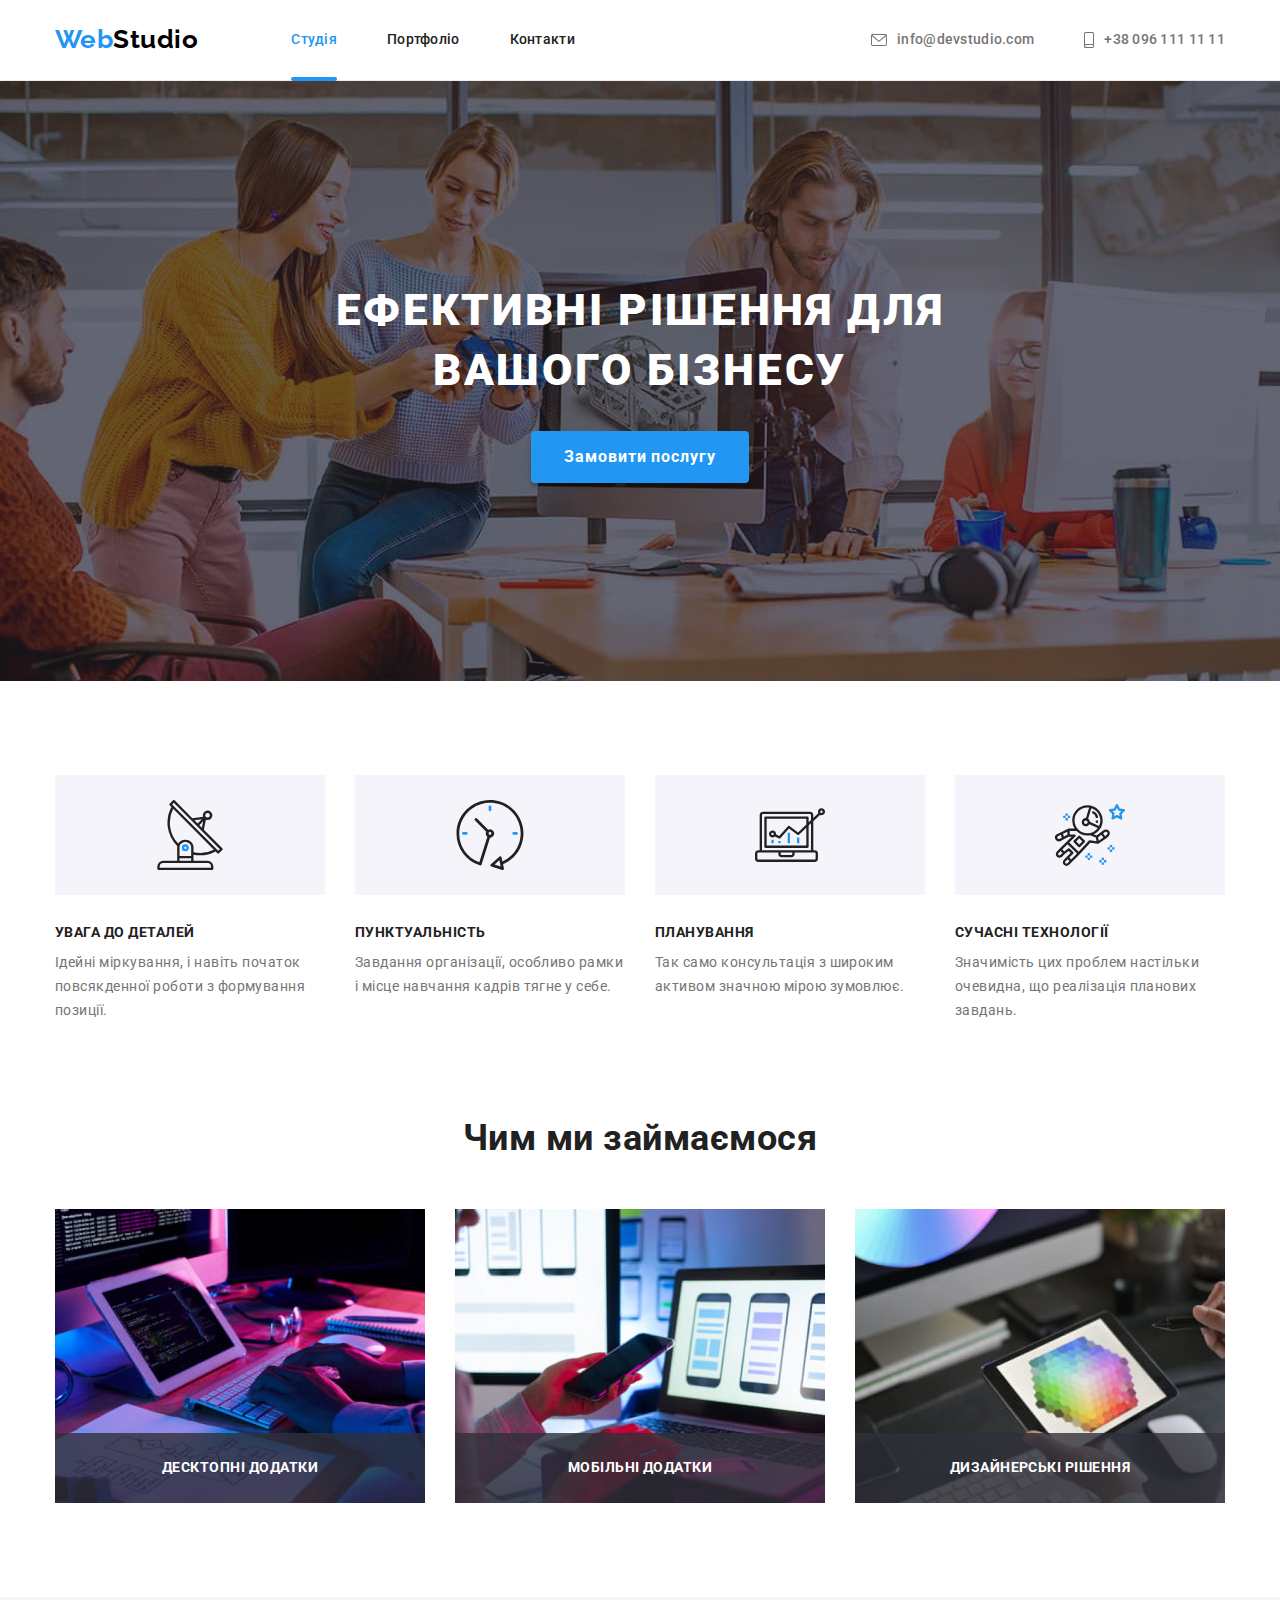
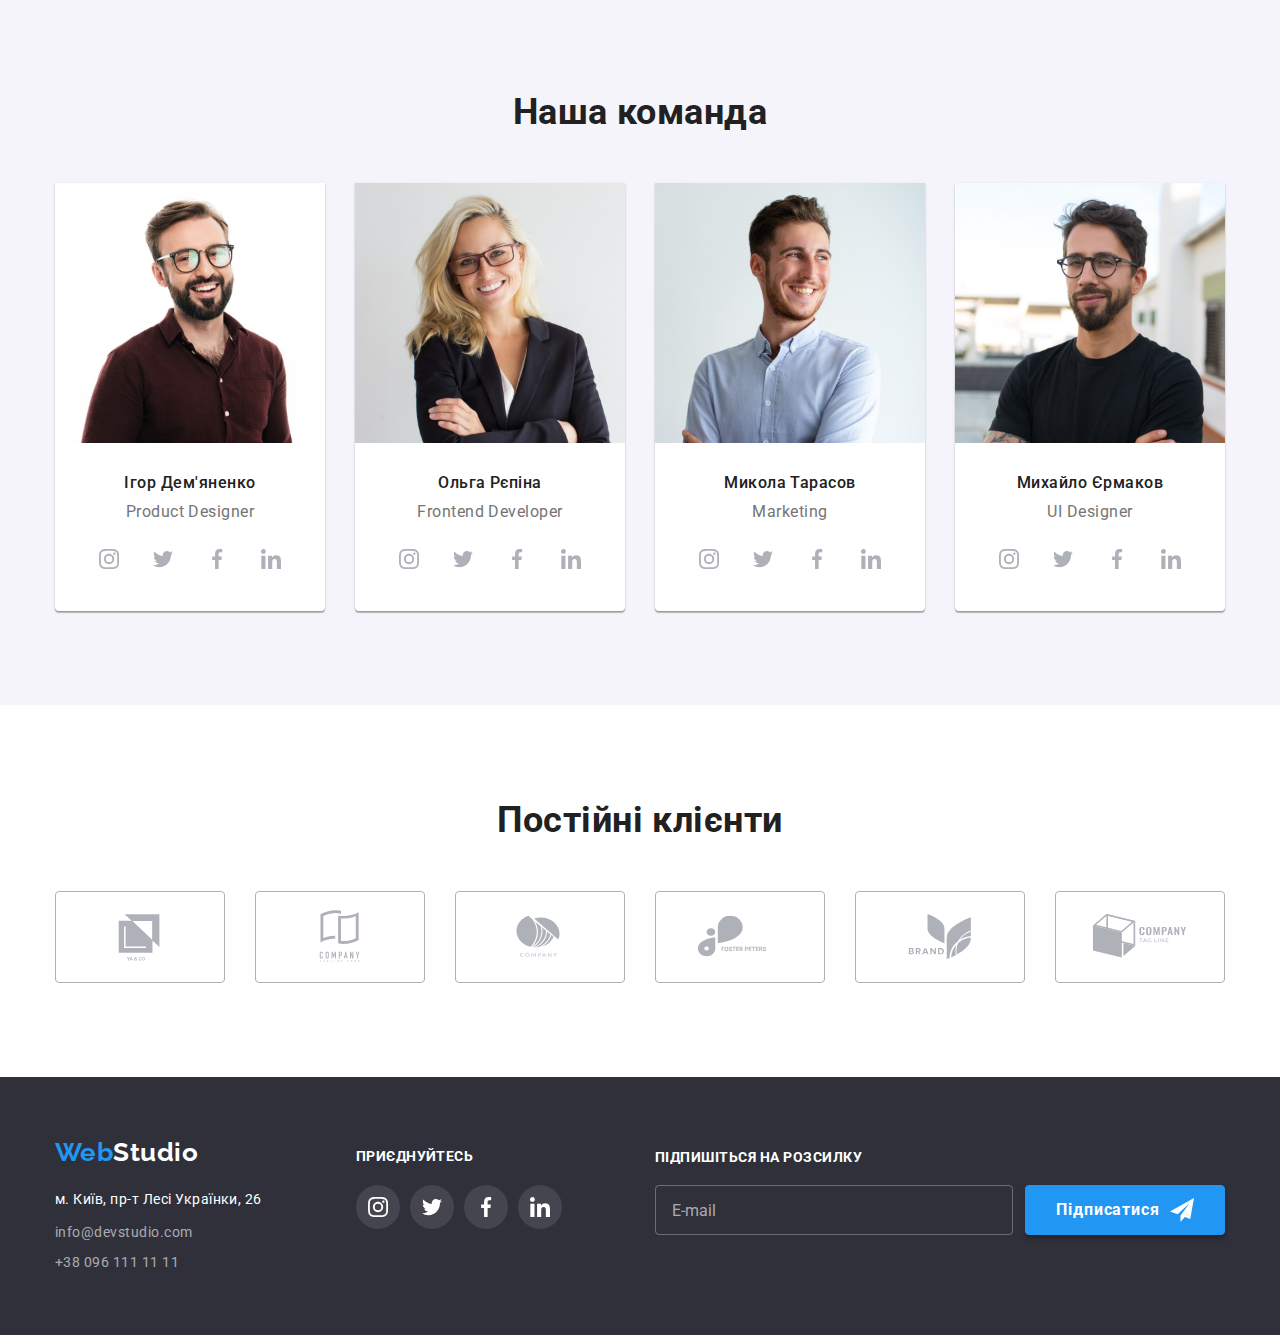
<file: index.html>
<!DOCTYPE html>
<html lang="uk">
  <head>
    <meta charset="UTF-8" />
    <meta http-equiv="X-UA-Compatible" content="IE=edge" />
    <meta name="viewport" content="width=device-width, initial-scale=1.0" />
    <title>Студія</title>
    <link rel="preconnect" href="https://fonts.googleapis.com" />
    <link rel="preconnect" href="https://fonts.gstatic.com" crossorigin />
    <link
      href="https://fonts.googleapis.com/css2?family=Raleway:wght@700&family=Roboto:wght@400;500;700;900&display=swap"
      rel="stylesheet"
    />
    <link
      rel="stylesheet"
      href="https://cdnjs.cloudflare.com/ajax/libs/modern-normalize/1.1.0/modern-normalize.min.css"
    />
    <link rel="stylesheet" href="./css/main.min.css" />
  </head>
  <body>
    <!-- Шапка -->
    <header class="header">
      <div class="container header__wrapper">
        <a href="./index.html" class="link logo header__logo"
          >Web<span class="header__logo--inverse">Studio</span></a
        >
        <nav class="nav">
          <ul class="list nav__list">
            <li class="nav__item">
              <a href="#" class="link nav__link nav__link--current">Студія</a>
            </li>
            <li class="nav__item">
              <a href="./portfolio.html" class="link nav__link">Портфоліо</a>
            </li>
            <li class="nav__item">
              <a href="#" class="link nav__link">Контакти</a>
            </li>
          </ul>
        </nav>

        <ul class="list contacts">
          <li class="contacts__item">
            <a href="mailto:info@devstudio.com" class="link contacts__link">
              <svg class="contacts__icon" width="16" height="12">
                <use href="./images/icons.svg#email"></use>
              </svg>
              info@devstudio.com</a
            >
          </li>
          <li class="contacts__item">
            <a href="tel:+380961111111" class="link contacts__link">
              <svg class="contacts__icon" width="10" height="16">
                <use href="./images/icons.svg#phone"></use>
              </svg>
              +38 096 111 11 11</a
            >
          </li>
        </ul>
      </div>
    </header>
    <!-- Основна частина -->
    <main>
      <!-- Герой -->
      <section class="hero">
        <div class="container">
          <h1 class="hero__title">ЕФЕКТИВНІ РІШЕННЯ ДЛЯ ВАШОГО БІЗНЕСУ</h1>
          <button type="button" class="button hero-button" data-modal-open>
            Замовити послугу
          </button>
          <div class="backdrop backdrop--hidden" data-modal>
            <div class="modal">
              <button class="button modal-button" data-modal-close>
                <svg class="modal-button__icon" width="18" height="18">
                  <use href="./images/icons.svg#close"></use>
                </svg>
              </button>

              <div class="user-data">
                <b class="user-data__text"
                  >Залиште свої дані, ми вам передзвонимо</b
                >
                <form class="form-modal">
                  <label class="form-modal__field">
                    <span class="form-modal__label">Ім'я</span>
                    <span class="form-modal__wrapper">
                      <input
                        class="form-modal__input"
                        type="text"
                        name="user-name"
                      />
                      <svg class="form-modal__icon" width="18" height="18">
                        <use href="./images/icons.svg#user-name"></use>
                      </svg>
                    </span>
                  </label>

                  <label class="form-modal__field">
                    <span class="form-modal__label">Телефон</span>
                    <span class="form-modal__wrapper">
                      <input
                        class="form-modal__input"
                        type="tel"
                        name="user-tel"
                      />
                      <svg class="form-modal__icon" width="18" height="18">
                        <use href="./images/icons.svg#user-tel"></use>
                      </svg>
                    </span>
                  </label>

                  <label class="form-modal__field">
                    <span class="form-modal__label">Пошта</span>
                    <span class="form-modal__wrapper">
                      <input
                        class="form-modal__input"
                        type="email"
                        name="user-mail"
                      />
                      <svg class="form-modal__icon" width="18" height="18">
                        <use href="./images/icons.svg#user-mail"></use>
                      </svg>
                    </span>
                  </label>

                  <label class="form-modal__field">
                    <span class="form-modal__label">Коментар</span>
                    <textarea
                      class="form-modal__input form-modal__textarea"
                      name="user-message"
                      placeholder="Введіть текст"
                    ></textarea>
                  </label>

                  <label class="form-modal__policy policy-field">
                    <input
                      class="visually-hidden policy-field__input"
                      type="checkbox"
                      name="policy"
                    />
                    <span class="policy-field__wrapper">
                      <svg class="policy-field__icon" width="16" height="15">
                        <use href="./images/icons.svg#agree"></use>
                      </svg>
                    </span>
                    <span class="policy-field__label"
                      >Погоджуюся з розсилкою та приймаю
                      <a href="#" class="policy-field__link"
                        >Умови договору</a
                      ></span
                    >
                  </label>

                  <button type="submit" class="button form-button">
                    Відправити
                  </button>
                </form>
              </div>
            </div>
          </div>
        </div>
      </section>
      <!-- Особливості -->
      <section class="features section">
        <div class="container">
          <h2 class="visually-hidden">Особливості</h2>
          <ul class="list features__list">
            <li class="features__item item-features">
              <div class="item-features__wrapper">
                <svg class="item-features__icon" width="70" height="70">
                  <use href="./images/icons.svg#antenna"></use>
                </svg>
              </div>
              <h3 class="item-features__title">УВАГА ДО ДЕТАЛЕЙ</h3>
              <p class="item-features__text">
                Ідейні міркування, і навіть початок повсякденної роботи з
                формування позиції.
              </p>
            </li>

            <li class="features__item item-features">
              <div class="item-features__wrapper">
                <svg class="item-features__icon" width="70" height="70">
                  <use href="./images/icons.svg#clock"></use>
                </svg>
              </div>
              <h3 class="item-features__title">ПУНКТУАЛЬНІСТЬ</h3>
              <p class="item-features__text">
                Завдання організації, особливо рамки і місце навчання кадрів
                тягне у себе.
              </p>
            </li>

            <li class="features__item item-features">
              <div class="item-features__wrapper">
                <svg class="item-features__icon" width="70" height="70">
                  <use href="./images/icons.svg#diagram"></use>
                </svg>
              </div>
              <h3 class="item-features__title">ПЛАНУВАННЯ</h3>
              <p class="item-features__text">
                Так само консультація з широким активом значною мірою зумовлює.
              </p>
            </li>

            <li class="features__item item-features">
              <div class="item-features__wrapper">
                <svg class="item-features__icon" width="70" height="70">
                  <use href="./images/icons.svg#astronaut"></use>
                </svg>
              </div>
              <h3 class="item-features__title">СУЧАСНІ ТЕХНОЛОГІЇ</h3>
              <p class="item-features__text">
                Значимість цих проблем настільки очевидна, що реалізація
                планових завдань.
              </p>
            </li>
          </ul>
        </div>
      </section>
      <!-- Чим ми займаємося -->
      <section class="activities section section--inverse">
        <div class="container">
          <h2 class="activities__title">Чим ми займаємося</h2>
          <ul class="list activities__list">
            <li class="activities__item item-activities">
              <img
                src="./images/what-do-we-do-1.jpg"
                alt="Десктопні додатки"
                width="370"
              />
              <div class="item-activities__meta">
                <h3 class="item-activities__title">Десктопні додатки</h3>
              </div>
            </li>

            <li class="activities__item item-activities">
              <img
                src="./images/what-do-we-do-2.jpg"
                alt="Мобільні додатки"
                width="370"
              />
              <div class="item-activities__meta">
                <h3 class="item-activities__title">Мобільні додатки</h3>
              </div>
            </li>

            <li class="activities__item item-activities">
              <img
                src="./images/what-do-we-do-3.jpg"
                alt="Дизайнерські рішення"
                width="370"
              />
              <div class="item-activities__meta">
                <h3 class="item-activities__title">Дизайнерські рішення</h3>
              </div>
            </li>
          </ul>
        </div>
      </section>
      <!-- Наша команда -->
      <section class="team section">
        <div class="container">
          <h2 class="team__title">Наша команда</h2>
          <ul class="list team__list">
            <li class="team__item item-team">
              <img
                src="./images/product-designer.jpg"
                alt="Product Designer нашої компанії"
                width="270"
              />
              <div class="item-team__meta">
                <h3 class="item-team__title">Ігор Дем'яненко</h3>
                <p class="item-team__text">Product Designer</p>

                <ul class="list soc-team">
                  <li class="soc-team__item">
                    <a href="#" class="soc-team__link" aria-label="Інстаграм">
                      <svg class="soc-team__icon" width="20" height="20">
                        <use href="./images/icons.svg#instagram"></use>
                      </svg>
                      <span class="visually-hidden">Інстаграм</span>
                    </a>
                  </li>

                  <li class="soc-team__item">
                    <a href="#" class="soc-team__link" aria-label="Твіттер">
                      <svg class="soc-team__icon" width="20" height="20">
                        <use href="./images/icons.svg#twitter"></use>
                      </svg>
                      <span class="visually-hidden">Твіттер</span>
                    </a>
                  </li>

                  <li class="soc-team__item">
                    <a href="#" class="soc-team__link" aria-label="Фейсбук">
                      <svg class="soc-team__icon" width="20" height="20">
                        <use href="./images/icons.svg#facebook"></use>
                      </svg>
                      <span class="visually-hidden">Фейсбук</span>
                    </a>
                  </li>

                  <li class="soc-team__item">
                    <a href="#" class="soc-team__link" aria-label="Лінкедін">
                      <svg class="soc-team__icon" width="20" height="20">
                        <use href="./images/icons.svg#linkedin"></use>
                      </svg>
                      <span class="visually-hidden">Лінкедін</span>
                    </a>
                  </li>
                </ul>
              </div>
            </li>

            <li class="team__item item-team">
              <img
                src="./images/frontend-developer.jpg"
                alt="Frontend Developer нашої компанії"
                width="270"
              />
              <div class="item-team__meta">
                <h3 class="item-team__title">Ольга Рєпіна</h3>
                <p class="item-team__text">Frontend Developer</p>

                <ul class="list soc-team">
                  <li class="soc-team__item">
                    <a href="#" class="soc-team__link" aria-label="Інстаграм">
                      <svg class="soc-team__icon" width="20" height="20">
                        <use href="./images/icons.svg#instagram"></use>
                      </svg>
                      <span class="visually-hidden">Інстаграм</span>
                    </a>
                  </li>

                  <li class="soc-team__item">
                    <a href="#" class="soc-team__link" aria-label="Твіттер">
                      <svg class="soc-team__icon" width="20" height="20">
                        <use href="./images/icons.svg#twitter"></use>
                      </svg>
                      <span class="visually-hidden">Твіттер</span>
                    </a>
                  </li>

                  <li class="soc-team__item">
                    <a href="#" class="soc-team__link" aria-label="Фейсбук">
                      <svg class="soc-team__icon" width="20" height="20">
                        <use href="./images/icons.svg#facebook"></use>
                      </svg>
                      <span class="visually-hidden">Фейсбук</span>
                    </a>
                  </li>

                  <li class="soc-team__item">
                    <a href="#" class="soc-team__link" aria-label="Лінкедін">
                      <svg class="soc-team__icon" width="20" height="20">
                        <use href="./images/icons.svg#linkedin"></use>
                      </svg>
                      <span class="visually-hidden">Лінкедін</span>
                    </a>
                  </li>
                </ul>
              </div>
            </li>

            <li class="team__item item-team">
              <img
                src="./images/marketing.jpg"
                alt="Marketing нашої компанії"
                width="270"
              />
              <div class="item-team__meta">
                <h3 class="item-team__title">Микола Тарасов</h3>
                <p class="item-team__text">Marketing</p>

                <ul class="list soc-team">
                  <li class="soc-team__item">
                    <a href="#" class="soc-team__link" aria-label="Інстаграм">
                      <svg class="soc-team__icon" width="20" height="20">
                        <use href="./images/icons.svg#instagram"></use>
                      </svg>
                      <span class="visually-hidden">Інстаграм</span>
                    </a>
                  </li>

                  <li class="soc-team__item">
                    <a href="#" class="soc-team__link" aria-label="Твіттер">
                      <svg class="soc-team__icon" width="20" height="20">
                        <use href="./images/icons.svg#twitter"></use>
                      </svg>
                      <span class="visually-hidden">Твіттер</span>
                    </a>
                  </li>

                  <li class="soc-team__item">
                    <a href="#" class="soc-team__link" aria-label="Фейсбук">
                      <svg class="soc-team__icon" width="20" height="20">
                        <use href="./images/icons.svg#facebook"></use>
                      </svg>
                      <span class="visually-hidden">Фейсбук</span>
                    </a>
                  </li>

                  <li class="soc-team__item">
                    <a href="#" class="soc-team__link" aria-label="Лінкедін">
                      <svg class="soc-team__icon" width="20" height="20">
                        <use href="./images/icons.svg#linkedin"></use>
                      </svg>
                      <span class="visually-hidden">Лінкедін</span>
                    </a>
                  </li>
                </ul>
              </div>
            </li>

            <li class="team__item item-team">
              <img
                src="./images/ui-designer.jpg"
                alt="UI Designer нашої компанії"
                width="270"
              />
              <div class="item-team__meta">
                <h3 class="item-team__title">Михайло Єрмаков</h3>
                <p class="item-team__text">UI Designer</p>

                <ul class="list soc-team">
                  <li class="soc-team__item">
                    <a href="#" class="soc-team__link" aria-label="Інстаграм">
                      <svg class="soc-team__icon" width="20" height="20">
                        <use href="./images/icons.svg#instagram"></use>
                      </svg>
                      <span class="visually-hidden">Інстаграм</span>
                    </a>
                  </li>

                  <li class="soc-team__item">
                    <a href="#" class="soc-team__link" aria-label="Твіттер">
                      <svg class="soc-team__icon" width="20" height="20">
                        <use href="./images/icons.svg#twitter"></use>
                      </svg>
                      <span class="visually-hidden">Твіттер</span>
                    </a>
                  </li>

                  <li class="soc-team__item">
                    <a href="#" class="soc-team__link" aria-label="Фейсбук">
                      <svg class="soc-team__icon" width="20" height="20">
                        <use href="./images/icons.svg#facebook"></use>
                      </svg>
                      <span class="visually-hidden">Фейсбук</span>
                    </a>
                  </li>

                  <li class="soc-team__item">
                    <a href="#" class="soc-team__link" aria-label="Лінкедін">
                      <svg class="soc-team__icon" width="20" height="20">
                        <use href="./images/icons.svg#linkedin"></use>
                      </svg>
                      <span class="visually-hidden">Лінкедін</span>
                    </a>
                  </li>
                </ul>
              </div>
            </li>
          </ul>
        </div>
      </section>
      <!-- Постійні клієнти -->
      <section class="clients section">
        <div class="container">
          <h2 class="clients__title">Постійні клієнти</h2>
          <ul class="list clients__list">
            <li class="clients__item item-clients">
              <a href="#" class="item-clients__link">
                <svg class="item-clients__icon" width="106" height="60">
                  <use href="./images/icons.svg#company-1"></use>
                </svg>
              </a>
            </li>

            <li class="clients__item item-clients">
              <a href="#" class="item-clients__link">
                <svg class="item-clients__icon" width="106" height="60">
                  <use href="./images/icons.svg#company-2"></use>
                </svg>
              </a>
            </li>

            <li class="clients__item item-clients">
              <a href="#" class="item-clients__link">
                <svg class="item-clients__icon" width="106" height="60">
                  <use href="./images/icons.svg#company-3"></use>
                </svg>
              </a>
            </li>

            <li class="clients__item item-clients">
              <a href="#" class="item-clients__link">
                <svg class="item-clients__icon" width="106" height="60">
                  <use href="./images/icons.svg#company-4"></use>
                </svg>
              </a>
            </li>

            <li class="clients__item item-clients">
              <a href="#" class="item-clients__link">
                <svg class="item-clients__icon" width="106" height="60">
                  <use href="./images/icons.svg#company-5"></use>
                </svg>
              </a>
            </li>

            <li class="clients__item item-clients">
              <a href="#" class="item-clients__link">
                <svg class="item-clients__icon" width="106" height="60">
                  <use href="./images/icons.svg#company-6"></use>
                </svg>
              </a>
            </li>
          </ul>
        </div>
      </section>
    </main>
    <!-- Підвал -->
    <footer class="footer">
      <div class="container footer__wrapper">
        <div>
          <a href="./index.html" class="link logo footer__logo"
            >Web<span class="footer__logo--inverse">Studio</span></a
          >
          <address class="address">
            <ul class="list address__list">
              <li class="address__item">
                <a
                  href="https://goo.gl/maps/h3TF1u6DC4w7aENq9"
                  target="_blank"
                  rel="noopener nofollow noreferrer"
                  class="link address__link address__link--inverse"
                  >м. Київ, пр-т Лесі Українки, 26</a
                >
              </li>

              <li class="address__item">
                <a href="mailto:info@devstudio.com" class="link address__link"
                  >info@devstudio.com</a
                >
              </li>

              <li class="address__item">
                <a href="tel:+380961111111" class="link address__link"
                  >+38 096 111 11 11</a
                >
              </li>
            </ul>
          </address>
        </div>

        <div class="join">
          <p class="join__text">приєднуйтесь</p>
          <ul class="list soc-join">
            <li class="soc-join__item">
              <a href="#" class="soc-join__link" aria-label="Інстаграм">
                <svg class="soc-join__icon" width="20" height="20">
                  <use href="./images/icons.svg#instagram"></use>
                </svg>
                <span class="visually-hidden">Інстаграм</span>
              </a>
            </li>

            <li class="soc-join__item">
              <a href="#" class="soc-join__link" aria-label="Твіттер">
                <svg class="soc-join__icon" width="20" height="20">
                  <use href="./images/icons.svg#twitter"></use>
                </svg>
                <span class="visually-hidden">Твіттер</span>
              </a>
            </li>

            <li class="soc-join__item">
              <a href="#" class="soc-join__link" aria-label="Фейсбук">
                <svg class="soc-join__icon" width="20" height="20">
                  <use href="./images/icons.svg#facebook"></use>
                </svg>
                <span class="visually-hidden">Фейсбук</span>
              </a>
            </li>

            <li class="soc-join__item">
              <a href="#" class="soc-join__link" aria-label="Лінкедін">
                <svg class="soc-join__icon" width="20" height="20">
                  <use href="./images/icons.svg#linkedin"></use>
                </svg>
                <span class="visually-hidden">Лінкедін</span>
              </a>
            </li>
          </ul>
        </div>

        <div class="subscription">
          <form class="form-subscription">
            <label class="form-subscription__field">
              <span class="form-subscription__label"
                >Підпишіться на розсилку</span
              >
              <input
                class="form-subscription__input"
                type="email"
                name="user-mail"
                placeholder="E-mail"
              />
            </label>

            <button type="submit" class="button form-button">
              Підписатися
              <svg class="form-button__icon" width="24" height="24">
                <use href="./images/icons.svg#send"></use>
              </svg>
            </button>
          </form>
        </div>
      </div>
    </footer>
    <script src="./js/modal.js"></script>
  </body>
</html>
</file>
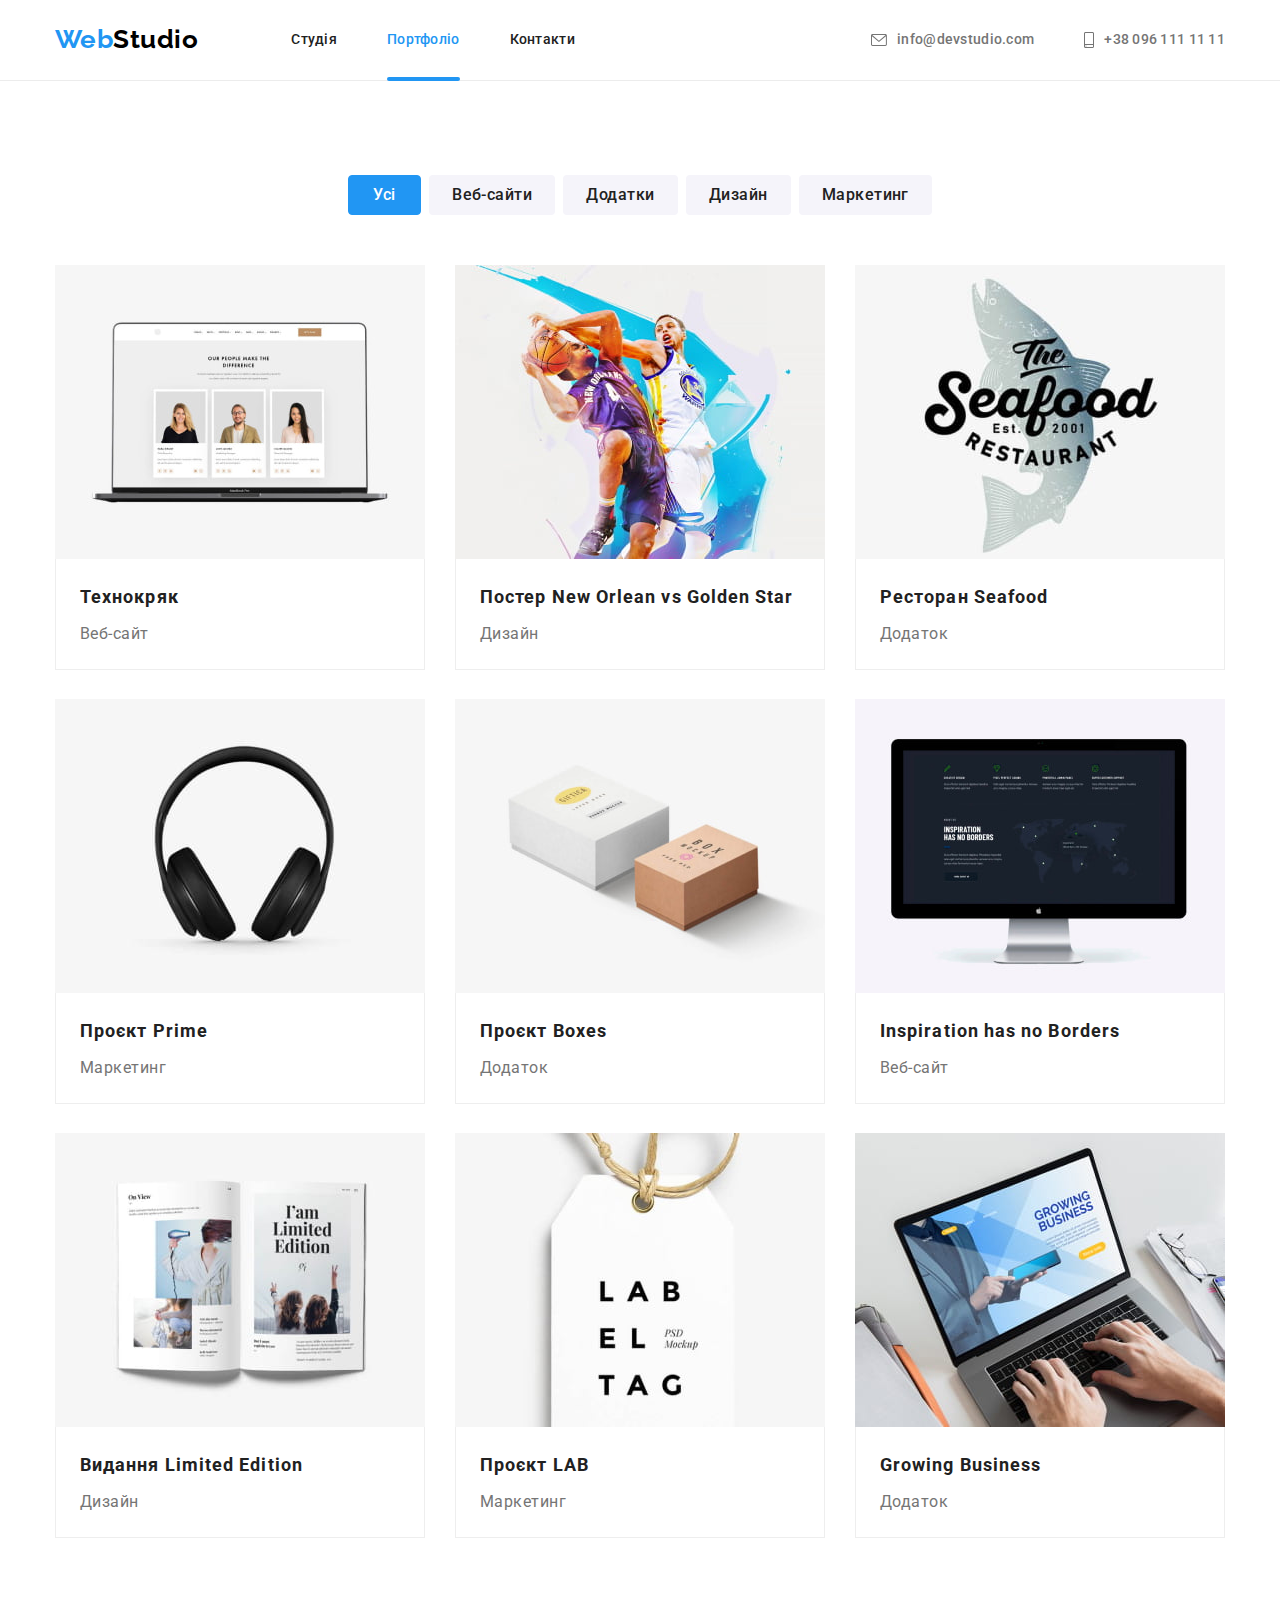
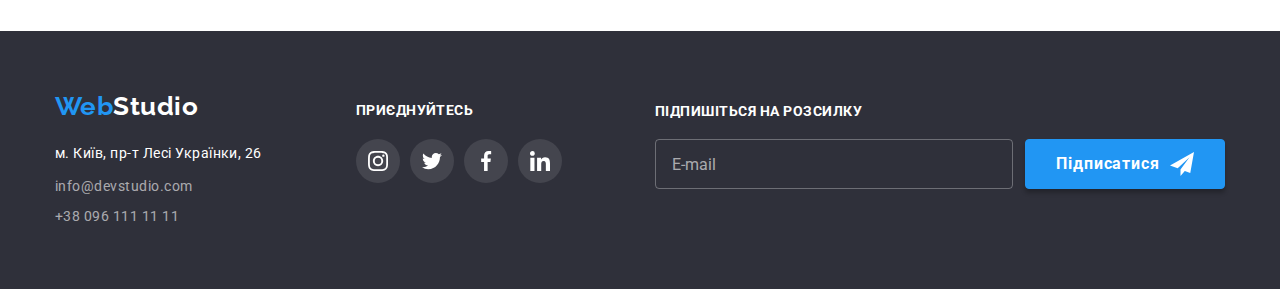
<file: portfolio.html>
<!DOCTYPE html>
<html lang="uk">
  <head>
    <meta charset="UTF-8" />
    <meta http-equiv="X-UA-Compatible" content="IE=edge" />
    <meta name="viewport" content="width=device-width, initial-scale=1.0" />
    <title>Студія</title>
    <link rel="preconnect" href="https://fonts.googleapis.com" />
    <link rel="preconnect" href="https://fonts.gstatic.com" crossorigin />
    <link
      href="https://fonts.googleapis.com/css2?family=Raleway:wght@700&family=Roboto:wght@400;500;700;900&display=swap"
      rel="stylesheet"
    />
    <link
      rel="stylesheet"
      href="https://cdnjs.cloudflare.com/ajax/libs/modern-normalize/1.1.0/modern-normalize.min.css"
    />
    <link rel="stylesheet" href="./css/main.min.css" />
  </head>
  <body>
    <!-- Шапка -->
    <header class="header">
      <div class="container header__wrapper">
        <a href="./index.html" class="link logo header__logo"
          >Web<span class="header__logo--inverse">Studio</span></a
        >
        <nav class="nav">
          <ul class="list nav__list">
            <li class="nav__item">
              <a href="./index.html" class="link nav__link">Студія</a>
            </li>
            <li class="nav__item">
              <a href="#" class="link nav__link nav__link--current"
                >Портфоліо</a
              >
            </li>
            <li class="nav__item">
              <a href="#" class="link nav__link">Контакти</a>
            </li>
          </ul>
        </nav>

        <ul class="list contacts">
          <li class="contacts__item">
            <a href="mailto:info@devstudio.com" class="link contacts__link">
              <svg class="contacts__icon" width="16" height="12">
                <use href="./images/icons.svg#email"></use>
              </svg>
              info@devstudio.com</a
            >
          </li>
          <li class="contacts__item">
            <a href="tel:+380961111111" class="link contacts__link">
              <svg class="contacts__icon" width="10" height="16">
                <use href="./images/icons.svg#phone"></use>
              </svg>
              +38 096 111 11 11</a
            >
          </li>
        </ul>
      </div>
    </header>

    <!-- Основна частина -->
    <main>
      <!-- Портфоліо -->
      <section class="portfolio section">
        <div class="container">
          <h1 class="visually-hidden">Портфоліо</h1>
          <ul class="list button-set">
            <li class="button-set__item">
              <button
                type="button"
                class="button portfolio-button portfolio-button--current"
              >
                Усі
              </button>
            </li>

            <li class="button-set__item">
              <button type="button" class="button portfolio-button">
                Веб-сайти
              </button>
            </li>

            <li class="button-set__item">
              <button type="button" class="button portfolio-button">
                Додатки
              </button>
            </li>

            <li class="button-set__item">
              <button type="button" class="button portfolio-button">
                Дизайн
              </button>
            </li>

            <li class="button-set__item">
              <button type="button" class="button portfolio-button">
                Маркетинг
              </button>
            </li>
          </ul>
          <ul class="list portfolio__list">
            <li class="portfolio__item item-portfolio">
              <a href="#" class="link item-portfolio__link">
                <div class="item-portfolio__wrapper">
                  <img
                    src="./images/technocrack.jpg"
                    alt="Сторінка працівників компанії на екрані ноутбуку"
                    width="370"
                  />
                  <div class="item-portfolio__overlay">
                    <p class="item-portfolio__desc">
                      Ресурс пропонує комплексні пропозиції з різним рівнем
                      функціоналу та сервісів. Все це дозволить відвідувачу
                      отримати вичерпні відомості про компанію чи приватну
                      особу.
                    </p>
                  </div>
                </div>
                <div class="item-portfolio__meta">
                  <h2 class="item-portfolio__title">Технокряк</h2>
                  <p class="item-portfolio__text">Веб-сайт</p>
                </div>
              </a>
            </li>

            <li class="portfolio__item item-portfolio">
              <a href="#" class="link item-portfolio__link">
                <div class="item-portfolio__wrapper">
                  <img
                    src="./images/new-orlean-vs-golden-star-poster.jpg"
                    alt="Два баскетболісти у дії"
                    width="370"
                  />
                  <div class="item-portfolio__overlay">
                    <p class="item-portfolio__desc">
                      Ресурс пропонує комплексні пропозиції з різним рівнем
                      функціоналу та сервісів. Все це дозволить відвідувачу
                      отримати вичерпні відомості про компанію чи приватну
                      особу.
                    </p>
                  </div>
                </div>
                <div class="item-portfolio__meta">
                  <h2 class="item-portfolio__title">
                    Постер New Orlean vs Golden Star
                  </h2>
                  <p class="item-portfolio__text">Дизайн</p>
                </div>
              </a>
            </li>

            <li class="portfolio__item item-portfolio">
              <a href="#" class="link item-portfolio__link">
                <div class="item-portfolio__wrapper">
                  <img
                    src="./images/seafood-restaurant.jpg"
                    alt="Логотип реторану Seafood"
                    width="370"
                  />
                  <div class="item-portfolio__overlay">
                    <p class="item-portfolio__desc">
                      Ресурс пропонує комплексні пропозиції з різним рівнем
                      функціоналу та сервісів. Все це дозволить відвідувачу
                      отримати вичерпні відомості про компанію чи приватну
                      особу.
                    </p>
                  </div>
                </div>
                <div class="item-portfolio__meta">
                  <h2 class="item-portfolio__title">Ресторан Seafood</h2>
                  <p class="item-portfolio__text">Додаток</p>
                </div>
              </a>
            </li>

            <li class="portfolio__item item-portfolio">
              <a href="#" class="link item-portfolio__link">
                <div class="item-portfolio__wrapper">
                  <img
                    src="./images/project-prime.jpg"
                    alt="Накладні навушники"
                    width="370"
                  />
                  <div class="item-portfolio__overlay">
                    <p class="item-portfolio__desc">
                      Ресурс пропонує комплексні пропозиції з різним рівнем
                      функціоналу та сервісів. Все це дозволить відвідувачу
                      отримати вичерпні відомості про компанію чи приватну
                      особу.
                    </p>
                  </div>
                </div>
                <div class="item-portfolio__meta">
                  <h2 class="item-portfolio__title">Проєкт Prime</h2>
                  <p class="item-portfolio__text">Маркетинг</p>
                </div>
              </a>
            </li>

            <li class="portfolio__item item-portfolio">
              <a href="#" class="link item-portfolio__link">
                <div class="item-portfolio__wrapper">
                  <img
                    src="./images/project-boxes.jpg"
                    alt="Дві коробки. Одна біла і одна коричнева."
                    width="370"
                  />
                  <div class="item-portfolio__overlay">
                    <p class="item-portfolio__desc">
                      Ресурс пропонує комплексні пропозиції з різним рівнем
                      функціоналу та сервісів. Все це дозволить відвідувачу
                      отримати вичерпні відомості про компанію чи приватну
                      особу.
                    </p>
                  </div>
                </div>
                <div class="item-portfolio__meta">
                  <h2 class="item-portfolio__title">Проєкт Boxes</h2>
                  <p class="item-portfolio__text">Додаток</p>
                </div>
              </a>
            </li>

            <li class="portfolio__item item-portfolio">
              <a href="#" class="link item-portfolio__link">
                <div class="item-portfolio__wrapper">
                  <img
                    src="./images/inspiration-has-no-borders.jpg"
                    alt="Сторінка сайту на моніторі комп'ютера"
                    width="370"
                  />
                  <div class="item-portfolio__overlay">
                    <p class="item-portfolio__desc">
                      Ресурс пропонує комплексні пропозиції з різним рівнем
                      функціоналу та сервісів. Все це дозволить відвідувачу
                      отримати вичерпні відомості про компанію чи приватну
                      особу.
                    </p>
                  </div>
                </div>
                <div class="item-portfolio__meta">
                  <h2 class="item-portfolio__title">
                    Inspiration has no Borders
                  </h2>
                  <p class="item-portfolio__text">Веб-сайт</p>
                </div>
              </a>
            </li>

            <li class="portfolio__item item-portfolio">
              <a href="#" class="link item-portfolio__link">
                <div class="item-portfolio__wrapper">
                  <img
                    src="./images/limited-edition.jpg"
                    alt="Відкрита книга"
                    width="370"
                  />
                  <div class="item-portfolio__overlay">
                    <p class="item-portfolio__desc">
                      Ресурс пропонує комплексні пропозиції з різним рівнем
                      функціоналу та сервісів. Все це дозволить відвідувачу
                      отримати вичерпні відомості про компанію чи приватну
                      особу.
                    </p>
                  </div>
                </div>
                <div class="item-portfolio__meta">
                  <h2 class="item-portfolio__title">Видання Limited Edition</h2>
                  <p class="item-portfolio__text">Дизайн</p>
                </div>
              </a>
            </li>

            <li class="portfolio__item item-portfolio">
              <a href="#" class="link item-portfolio__link">
                <div class="item-portfolio__wrapper">
                  <img src="./images/project-lab.jpg" alt="Бірка" width="370" />
                  <div class="item-portfolio__overlay">
                    <p class="item-portfolio__desc">
                      Ресурс пропонує комплексні пропозиції з різним рівнем
                      функціоналу та сервісів. Все це дозволить відвідувачу
                      отримати вичерпні відомості про компанію чи приватну
                      особу.
                    </p>
                  </div>
                </div>
                <div class="item-portfolio__meta">
                  <h2 class="item-portfolio__title">Проєкт LAB</h2>
                  <p class="item-portfolio__text">Маркетинг</p>
                </div>
              </a>
            </li>

            <li class="portfolio__item">
              <a href="#" class="link item-portfolio__link">
                <div class="item-portfolio__wrapper">
                  <img
                    src="./images/growing-business.jpg"
                    alt="Головна сторінка сайту на екрані ноутбуку"
                    width="370"
                  />
                  <div class="item-portfolio__overlay">
                    <p class="item-portfolio__desc">
                      Ресурс пропонує комплексні пропозиції з різним рівнем
                      функціоналу та сервісів. Все це дозволить відвідувачу
                      отримати вичерпні відомості про компанію чи приватну
                      особу.
                    </p>
                  </div>
                </div>
                <div class="item-portfolio__meta">
                  <h2 class="item-portfolio__title">Growing Business</h2>
                  <p class="item-portfolio__text">Додаток</p>
                </div>
              </a>
            </li>
          </ul>
        </div>
      </section>
    </main>

    <!-- Підвал -->
    <footer class="footer">
      <div class="container footer__wrapper">
        <div>
          <a href="./index.html" class="link logo footer__logo"
            >Web<span class="footer__logo--inverse">Studio</span></a
          >
          <address class="address">
            <ul class="list address__list">
              <li class="address__item">
                <a
                  href="https://goo.gl/maps/h3TF1u6DC4w7aENq9"
                  target="_blank"
                  rel="noopener nofollow noreferrer"
                  class="link address__link address__link--inverse"
                  >м. Київ, пр-т Лесі Українки, 26</a
                >
              </li>

              <li class="address__item">
                <a href="mailto:info@devstudio.com" class="link address__link"
                  >info@devstudio.com</a
                >
              </li>

              <li class="address__item">
                <a href="tel:+380961111111" class="link address__link"
                  >+38 096 111 11 11</a
                >
              </li>
            </ul>
          </address>
        </div>

        <div class="join">
          <p class="join__text">приєднуйтесь</p>
          <ul class="list soc-join">
            <li class="soc-join__item">
              <a href="#" class="soc-join__link" aria-label="Інстаграм">
                <svg class="soc-join__icon" width="20" height="20">
                  <use href="./images/icons.svg#instagram"></use>
                </svg>
                <span class="visually-hidden">Інстаграм</span>
              </a>
            </li>

            <li class="soc-join__item">
              <a href="#" class="soc-join__link" aria-label="Твіттер">
                <svg class="soc-join__icon" width="20" height="20">
                  <use href="./images/icons.svg#twitter"></use>
                </svg>
                <span class="visually-hidden">Твіттер</span>
              </a>
            </li>

            <li class="soc-join__item">
              <a href="#" class="soc-join__link" aria-label="Фейсбук">
                <svg class="soc-join__icon" width="20" height="20">
                  <use href="./images/icons.svg#facebook"></use>
                </svg>
                <span class="visually-hidden">Фейсбук</span>
              </a>
            </li>

            <li class="soc-join__item">
              <a href="#" class="soc-join__link" aria-label="Лінкедін">
                <svg class="soc-join__icon" width="20" height="20">
                  <use href="./images/icons.svg#linkedin"></use>
                </svg>
                <span class="visually-hidden">Лінкедін</span>
              </a>
            </li>
          </ul>
        </div>

        <div class="subscription">
          <form class="form-subscription">
            <label class="form-subscription__field">
              <span class="form-subscription__label"
                >Підпишіться на розсилку</span
              >
              <input
                class="form-subscription__input"
                type="email"
                name="user-mail"
                placeholder="E-mail"
              />
            </label>

            <button type="submit" class="button form-button">
              Підписатися
              <svg class="form-button__icon" width="24" height="24">
                <use href="./images/icons.svg#send"></use>
              </svg>
            </button>
          </form>
        </div>
      </div>
    </footer>
  </body>
</html>
</file>
<file: css/main.min.css>
.visually-hidden{position:absolute;white-space:nowrap;width:1px;height:1px;overflow:hidden;border:0;padding:0;clip:rect(0 0 0 0);-webkit-clip-path:inset(50%);clip-path:inset(50%);margin:-1px}.contacts__link,.nav__link{display:-webkit-inline-box;display:-ms-inline-flexbox;display:inline-flex;-webkit-box-align:center;-ms-flex-align:center;align-items:center;padding-top:32px;padding-bottom:32px;font-weight:500;font-size:14px;line-height:1.14;letter-spacing:.02em}.clients__title,.team__title,.activities__title{margin-bottom:50px;font-size:36px;line-height:1.17;text-align:center;color:#212121}h1,h2,h3,p{margin-top:0;margin-bottom:0}img{display:block;max-width:100%;height:auto}body{font-family:"Roboto","Helvetica","Arial","Segoe UI",sans-serif;letter-spacing:.03em;color:#757575;background-color:#fff}.list{list-style:none;padding:0;margin:0}.link{text-decoration:none}.container{margin-left:auto;margin-right:auto;width:1200px;padding-left:15px;padding-right:15px}.section{padding-top:94px;padding-bottom:94px}.section--inverse{padding-top:0}.button{font-family:inherit;font-size:16px;letter-spacing:inherit;text-align:center;color:#212121;background-color:#f5f4fa;border:1px solid rgba(0,0,0,0);border-radius:4px;cursor:pointer}.logo{font-family:"Raleway","Helvetica","Arial","Segoe UI",sans-serif;font-weight:700;font-size:26px;line-height:1.19;color:#2196f3}.header{border-bottom:1px solid #ececec}.header__wrapper{display:-webkit-box;display:-ms-flexbox;display:flex;-webkit-box-align:center;-ms-flex-align:center;align-items:center}.header__logo{padding-top:24px;padding-bottom:25px}.header__logo--inverse{padding-top:24px;padding-bottom:25px;color:#000}.nav__list{display:-webkit-box;display:-ms-flexbox;display:flex;margin-left:93px}.nav__item+.nav__item{margin-left:50px}.contacts{display:-webkit-box;display:-ms-flexbox;display:flex;margin-left:auto}.contacts__item+.contacts__item{margin-left:50px}.contacts__icon{margin-right:10px;fill:currentColor}.nav__link{color:#212121;-webkit-transition:color 250ms cubic-bezier(0.4, 0, 0.2, 1);transition:color 250ms cubic-bezier(0.4, 0, 0.2, 1)}.nav__link:hover,.nav__link:focus{color:#2196f3}.contacts__link{color:inherit;-webkit-transition:color 250ms cubic-bezier(0.4, 0, 0.2, 1);transition:color 250ms cubic-bezier(0.4, 0, 0.2, 1)}.contacts__link:hover,.contacts__link:focus{color:#2196f3}.nav__link--current{position:relative;color:#2196f3}.nav__link--current::after{content:"";position:absolute;bottom:0;left:0;width:100%;height:4px;-webkit-transform:translateY(1px);transform:translateY(1px);border-radius:2px;background-color:#2196f3}.hero{padding-top:200px;padding-bottom:200px;max-width:1600px;height:600px;margin-left:auto;margin-right:auto;background-image:-webkit-gradient(linear, left top, right top, from(rgba(47, 48, 58, 0.4)), to(rgba(47, 48, 58, 0.4))),url("../images/hero-background.jpg");background-image:linear-gradient(to right, rgba(47, 48, 58, 0.4), rgba(47, 48, 58, 0.4)),url("../images/hero-background.jpg");background-color:#c4c4c4;background-repeat:no-repeat;background-size:cover;background-position:center;text-align:center}.hero__title{display:block;max-width:696px;margin-left:auto;margin-right:auto;margin-bottom:30px;font-weight:900;font-size:44px;line-height:1.36;letter-spacing:.06em;color:#fff}.hero-button{min-width:216px;padding-top:10px;padding-bottom:10px;padding-left:32px;padding-right:32px;font-weight:700;line-height:1.88;letter-spacing:.06em;color:#fff;background-color:#2196f3;-webkit-box-shadow:0px 4px 4px rgba(0,0,0,.25);box-shadow:0px 4px 4px rgba(0,0,0,.25)}.features__list{display:-webkit-box;display:-ms-flexbox;display:flex;margin-left:-30px}.features__item{width:calc((100% - 120px)/4);margin-left:30px}.item-features__wrapper{display:-webkit-inline-box;display:-ms-inline-flexbox;display:inline-flex;width:270px;height:120px;-webkit-box-align:center;-ms-flex-align:center;align-items:center;-webkit-box-pack:center;-ms-flex-pack:center;justify-content:center;margin-bottom:30px;background-color:#f5f4fa}.item-features__title{margin-bottom:10px;font-size:14px;line-height:1.14;color:#212121}.item-features__text{font-size:14px;line-height:1.71}.activities__list{display:-webkit-box;display:-ms-flexbox;display:flex;margin-left:-30px}.activities__item{position:relative;width:calc((100% - 90px)/3);margin-left:30px}.item-activities__meta{position:absolute;bottom:0;left:0;width:100%;height:70px;display:-webkit-inline-box;display:-ms-inline-flexbox;display:inline-flex;-webkit-box-pack:center;-ms-flex-pack:center;justify-content:center;-webkit-box-align:center;-ms-flex-align:center;align-items:center;background-color:rgba(47,48,58,.8)}.item-activities__title{font-size:14px;line-height:1.14;text-transform:uppercase;color:#fff}.team{background-color:#f5f4fa}.team__list{display:-webkit-box;display:-ms-flexbox;display:flex;margin-left:-30px}.team__item{width:calc((100% - 120px)/4);margin-left:30px;background-color:#fff;-webkit-box-shadow:0px 1px 3px rgba(0,0,0,.12),0px 1px 1px rgba(0,0,0,.14),0px 2px 1px rgba(0,0,0,.2);box-shadow:0px 1px 3px rgba(0,0,0,.12),0px 1px 1px rgba(0,0,0,.14),0px 2px 1px rgba(0,0,0,.2);border-radius:0px 0px 4px 4px}.item-team__meta{padding-top:30px;padding-bottom:30px;text-align:center}.item-team__title{margin-bottom:10px;font-weight:500;font-size:16px;line-height:1.19;color:#212121}.item-team__text{margin-bottom:16px;font-size:16px;line-height:1.19}.soc-team{display:-webkit-box;display:-ms-flexbox;display:flex;-webkit-box-pack:center;-ms-flex-pack:center;justify-content:center}.soc-team__item+.soc-team__item{margin-left:10px}.soc-team__icon{fill:currentColor}.soc-team__link{display:-webkit-inline-box;display:-ms-inline-flexbox;display:inline-flex;width:44px;height:44px;border-radius:50%;-webkit-box-align:center;-ms-flex-align:center;align-items:center;-webkit-box-pack:center;-ms-flex-pack:center;justify-content:center;color:#afb1b8;background-color:#fff;-webkit-transition:color 250ms cubic-bezier(0.4, 0, 0.2, 1),background-color 250ms cubic-bezier(0.4, 0, 0.2, 1);transition:color 250ms cubic-bezier(0.4, 0, 0.2, 1),background-color 250ms cubic-bezier(0.4, 0, 0.2, 1)}.soc-team__link:hover,.soc-team__link:focus{color:#fff;background-color:#2196f3}.clients__list{display:-webkit-box;display:-ms-flexbox;display:flex;margin-left:-30px}.clients__item{width:calc((100% - 180px)/6);margin-left:30px}.item-clients__link{display:-webkit-inline-box;display:-ms-inline-flexbox;display:inline-flex;width:170px;height:92px;-webkit-box-align:center;-ms-flex-align:center;align-items:center;-webkit-box-pack:center;-ms-flex-pack:center;justify-content:center;border:1px solid #afb1b8;border-radius:4px;color:#afb1b8;background-color:#fff;-webkit-transition:color 250ms cubic-bezier(0.4, 0, 0.2, 1),border-color 250ms cubic-bezier(0.4, 0, 0.2, 1);transition:color 250ms cubic-bezier(0.4, 0, 0.2, 1),border-color 250ms cubic-bezier(0.4, 0, 0.2, 1)}.item-clients__link:hover,.item-clients__link:focus{color:#2196f3;border-color:#2196f3}.item-clients__icon{fill:currentColor}.footer{padding-top:60px;padding-bottom:60px;background-color:#2f303a}.footer__wrapper{display:-webkit-box;display:-ms-flexbox;display:flex}.footer__logo{display:inline-block;margin-bottom:20px}.footer__logo--inverse{color:#fff}.address__item{width:231px}.address__item:first-child{margin-bottom:9px}.address__item:nth-child(2){margin-bottom:6px}.address__link{display:inline-block;font-style:normal;font-size:14px;line-height:1.71;color:rgba(255,255,255,.6);-webkit-transition:color 250ms cubic-bezier(0.4, 0, 0.2, 1);transition:color 250ms cubic-bezier(0.4, 0, 0.2, 1)}.address__link--inverse{color:#fff}.address__link:hover,.address__link:focus{color:#2196f3}.join{margin-left:70px;padding-top:12px}.join__text{margin-bottom:20px;font-weight:700;font-size:14px;line-height:1.14;letter-spacing:.03em;text-transform:uppercase;color:#fff}.soc-join{display:-webkit-box;display:-ms-flexbox;display:flex}.soc-join__item+.soc-join__item{margin-left:10px}.soc-join__icon{fill:currentColor}.soc-join__link{display:-webkit-inline-box;display:-ms-inline-flexbox;display:inline-flex;width:44px;height:44px;border-radius:50px;-webkit-box-align:center;-ms-flex-align:center;align-items:center;-webkit-box-pack:center;-ms-flex-pack:center;justify-content:center;color:#fff;background-color:rgba(255,255,255,.1);-webkit-transition:background-color 250ms cubic-bezier(0.4, 0, 0.2, 1);transition:background-color 250ms cubic-bezier(0.4, 0, 0.2, 1)}.soc-join__link:hover,.soc-join__link:focus{background-color:#2196f3}.button-set{display:-webkit-box;display:-ms-flexbox;display:flex;-webkit-box-pack:center;-ms-flex-pack:center;justify-content:center;margin-bottom:50px}.button-set__item+.button-set__item{margin-left:8px}.portfolio-button{min-width:73px;padding-top:6px;padding-bottom:6px;padding-left:22px;padding-right:22px;font-weight:500;line-height:1.63;-webkit-transition:color 250ms cubic-bezier(0.4, 0, 0.2, 1),background-color 250ms cubic-bezier(0.4, 0, 0.2, 1),border-color 250ms cubic-bezier(0.4, 0, 0.2, 1),-webkit-box-shadow 250ms cubic-bezier(0.4, 0, 0.2, 1);transition:color 250ms cubic-bezier(0.4, 0, 0.2, 1),background-color 250ms cubic-bezier(0.4, 0, 0.2, 1),border-color 250ms cubic-bezier(0.4, 0, 0.2, 1),-webkit-box-shadow 250ms cubic-bezier(0.4, 0, 0.2, 1);transition:color 250ms cubic-bezier(0.4, 0, 0.2, 1),background-color 250ms cubic-bezier(0.4, 0, 0.2, 1),border-color 250ms cubic-bezier(0.4, 0, 0.2, 1),box-shadow 250ms cubic-bezier(0.4, 0, 0.2, 1);transition:color 250ms cubic-bezier(0.4, 0, 0.2, 1),background-color 250ms cubic-bezier(0.4, 0, 0.2, 1),border-color 250ms cubic-bezier(0.4, 0, 0.2, 1),box-shadow 250ms cubic-bezier(0.4, 0, 0.2, 1),-webkit-box-shadow 250ms cubic-bezier(0.4, 0, 0.2, 1)}.portfolio-button:hover,.portfolio-button:focus{color:#fff;background-color:#2196f3;border-color:#2196f3;-webkit-box-shadow:0px 3px 1px rgba(0,0,0,.1),0px 1px 2px rgba(0,0,0,.08),0px 2px 2px rgba(0,0,0,.12);box-shadow:0px 3px 1px rgba(0,0,0,.1),0px 1px 2px rgba(0,0,0,.08),0px 2px 2px rgba(0,0,0,.12)}.portfolio-button--current{color:#fff;background-color:#2196f3;border-color:#2196f3}.portfolio__list{display:-webkit-box;display:-ms-flexbox;display:flex;-ms-flex-wrap:wrap;flex-wrap:wrap;margin-left:-30px;margin-top:-30px}.portfolio__item{width:calc((100% - 90px)/3);margin-left:30px;margin-top:30px}.item-portfolio__link{display:block;width:370px;height:404px;-webkit-box-shadow:none;box-shadow:none;-webkit-transition:-webkit-box-shadow 250ms cubic-bezier(0.4, 0, 0.2, 1);transition:-webkit-box-shadow 250ms cubic-bezier(0.4, 0, 0.2, 1);transition:box-shadow 250ms cubic-bezier(0.4, 0, 0.2, 1);transition:box-shadow 250ms cubic-bezier(0.4, 0, 0.2, 1), -webkit-box-shadow 250ms cubic-bezier(0.4, 0, 0.2, 1)}.item-portfolio__link:hover,.item-portfolio__link:focus{-webkit-box-shadow:0px 1px 1px rgba(0,0,0,.12),0px 4px 4px rgba(0,0,0,.06),1px 4px 6px rgba(0,0,0,.16);box-shadow:0px 1px 1px rgba(0,0,0,.12),0px 4px 4px rgba(0,0,0,.06),1px 4px 6px rgba(0,0,0,.16)}.item-portfolio__wrapper{position:relative;width:370px;height:294px;overflow:hidden}.item-portfolio__desc{padding:24px;font-size:18px;line-height:1.56;color:#fff}.item-portfolio__meta{padding-top:20px;padding-bottom:20px;padding-left:24px;padding-right:24px;background-color:#fff;border-bottom:1px solid #eee;border-left:1px solid #eee;border-right:1px solid #eee}.item-portfolio__title{margin-bottom:4px;font-size:18px;line-height:2;letter-spacing:.06em;color:#212121}.item-portfolio__text{font-size:16px;line-height:1.86;color:#757575}.item-portfolio__overlay{position:absolute;top:0;left:0;width:100%;height:100%;display:-webkit-inline-box;display:-ms-inline-flexbox;display:inline-flex;-webkit-box-pack:center;-ms-flex-pack:center;justify-content:center;-webkit-box-align:center;-ms-flex-align:center;align-items:center;-webkit-transform:translateY(100%);transform:translateY(100%);-webkit-transition:-webkit-transform 250ms cubic-bezier(0.4, 0, 0.2, 1);transition:-webkit-transform 250ms cubic-bezier(0.4, 0, 0.2, 1);transition:transform 250ms cubic-bezier(0.4, 0, 0.2, 1);transition:transform 250ms cubic-bezier(0.4, 0, 0.2, 1), -webkit-transform 250ms cubic-bezier(0.4, 0, 0.2, 1);background-color:rgba(33,150,243,.9)}.item-portfolio__link:hover .item-portfolio__overlay,.item-portfolio__link:focus .item-portfolio__overlay{-webkit-transform:translateY(0);transform:translateY(0)}.backdrop{position:fixed;top:0;left:0;width:100%;height:100%;opacity:1;visibility:visible;-webkit-transition:opacity 250ms cubic-bezier(0.4, 0, 0.2, 1),visibility 250ms cubic-bezier(0.4, 0, 0.2, 1);transition:opacity 250ms cubic-bezier(0.4, 0, 0.2, 1),visibility 250ms cubic-bezier(0.4, 0, 0.2, 1);background-color:rgba(0,0,0,.2);z-index:1}.backdrop--hidden{opacity:0;pointer-events:none;visibility:hidden}.modal{position:absolute;top:50%;left:50%;width:528px;min-height:581px;padding-top:40px;padding-bottom:40px;padding-left:40px;padding-right:40px;-webkit-transform:translate(-50%, -50%) scale(1);transform:translate(-50%, -50%) scale(1);-webkit-transition:-webkit-transform 250ms cubic-bezier(0.4, 0, 0.2, 1);transition:-webkit-transform 250ms cubic-bezier(0.4, 0, 0.2, 1);transition:transform 250ms cubic-bezier(0.4, 0, 0.2, 1);transition:transform 250ms cubic-bezier(0.4, 0, 0.2, 1), -webkit-transform 250ms cubic-bezier(0.4, 0, 0.2, 1);border-radius:4px;background-color:#fff;-webkit-box-shadow:0px 1px 3px rgba(0,0,0,.12),0px 1px 1px rgba(0,0,0,.14),0px 2px 1px rgba(0,0,0,.2);box-shadow:0px 1px 3px rgba(0,0,0,.12),0px 1px 1px rgba(0,0,0,.14),0px 2px 1px rgba(0,0,0,.2);border-radius:4px}.backdrop--hidden .modal{-webkit-transform:translate(-50%, -50%) scale(0.8);transform:translate(-50%, -50%) scale(0.8)}.modal-button{position:absolute;top:8px;right:8px;display:-webkit-box;display:-ms-flexbox;display:flex;-webkit-box-pack:center;-ms-flex-pack:center;justify-content:center;-webkit-box-align:center;-ms-flex-align:center;align-items:center;width:30px;height:30px;border-radius:50%;border-color:rgba(0,0,0,.1);color:#000;background-color:#fff;-webkit-transition:color 250ms cubic-bezier(0.4, 0, 0.2, 1);transition:color 250ms cubic-bezier(0.4, 0, 0.2, 1)}.modal-button:hover,.modal-button:focus{color:#2196f3}.modal-button__icon{fill:currentColor}.user-data{display:block;width:448px}.user-data__text{display:block;margin-bottom:12px;font-size:20px;line-height:23px;letter-spacing:.03em;text-align:center;color:#212121}.form-modal__field{display:-webkit-box;display:-ms-flexbox;display:flex;-webkit-box-orient:vertical;-webkit-box-direction:normal;-ms-flex-direction:column;flex-direction:column;position:relative}.form-modal__field+.form-modal__field{margin-top:10px}.form-modal__label{margin-bottom:4px;font-size:12px;line-height:1.1666666667;letter-spacing:.01em;text-align:left}.form-modal__wrapper{position:relative}.form-modal__policy{display:-webkit-box;display:-ms-flexbox;display:flex;-webkit-box-align:center;-ms-flex-align:center;align-items:center;-webkit-box-pack:center;-ms-flex-pack:center;justify-content:center;margin-bottom:30px;margin-top:20px}.form-modal__input{width:100%;height:40px;padding-top:12px;padding-bottom:12px;padding-left:42px;padding-right:16px;border:1px solid rgba(33,33,33,.2);border-radius:4px;background-color:#fff;font-size:12px;line-height:1.1666666667;letter-spacing:.01em;color:#212121;-webkit-transition:border-color 250ms cubic-bezier(0.4, 0, 0.2, 1);transition:border-color 250ms cubic-bezier(0.4, 0, 0.2, 1)}.form-modal__input:focus{border-color:#2196f3;outline:rgba(0,0,0,0)}.form-modal__icon{position:absolute;top:50%;left:12px;-webkit-transform:translateY(-50%);transform:translateY(-50%);fill:#212121;-webkit-transition:fill 250ms cubic-bezier(0.4, 0, 0.2, 1);transition:fill 250ms cubic-bezier(0.4, 0, 0.2, 1)}.form-modal__input:focus+.form-modal__icon{fill:#2196f3}.form-modal__textarea{height:120px;resize:none;padding-left:16px}.form-modal__textarea::-webkit-input-placeholder{color:rgba(117,117,117,.5)}.form-modal__textarea::-moz-placeholder{color:rgba(117,117,117,.5)}.form-modal__textarea:-ms-input-placeholder{color:rgba(117,117,117,.5)}.form-modal__textarea::-ms-input-placeholder{color:rgba(117,117,117,.5)}.form-modal__textarea::placeholder{color:rgba(117,117,117,.5)}.policy-field__label{font-size:14px;line-height:1.7142857143;letter-spacing:.03em}.policy-field__icon{fill:currentColor;stroke:currentColor}.policy-field__link{position:relative;text-decoration:none;color:#2196f3}.policy-field__link::after{content:"";display:block;width:112px;height:1px;position:absolute;top:85%;left:0;background-color:#2196f3}.policy-field__wrapper{display:-webkit-inline-box;display:-ms-inline-flexbox;display:inline-flex;-webkit-box-align:center;-ms-flex-align:center;align-items:center;-webkit-box-pack:center;-ms-flex-pack:center;justify-content:center;width:16px;height:15px;margin-right:7px;background-color:rgba(0,0,0,0);color:rgba(0,0,0,0);border:2px solid #212121;border-radius:4px;-webkit-transition:color 250ms cubic-bezier(0.4, 0, 0.2, 1),background-color 250ms cubic-bezier(0.4, 0, 0.2, 1),border-color 250ms cubic-bezier(0.4, 0, 0.2, 1);transition:color 250ms cubic-bezier(0.4, 0, 0.2, 1),background-color 250ms cubic-bezier(0.4, 0, 0.2, 1),border-color 250ms cubic-bezier(0.4, 0, 0.2, 1)}.policy-field__input:checked+.policy-field__wrapper{border:none;background-color:#2196f3;color:#fff}.form-button{display:-webkit-inline-box;display:-ms-inline-flexbox;display:inline-flex;min-width:200px;height:50px;padding-top:10px;padding-bottom:10px;padding-left:10px;padding-right:10px;-webkit-box-pack:center;-ms-flex-pack:center;justify-content:center;-webkit-box-align:center;-ms-flex-align:center;align-items:center;font-weight:700;line-height:1.875;letter-spacing:.06em;color:#fff;background-color:#2196f3;border-color:#2196f3;-webkit-box-shadow:0px 4px 4px rgba(0,0,0,.25);box-shadow:0px 4px 4px rgba(0,0,0,.25);-webkit-transition:background-color 250ms cubic-bezier(0.4, 0, 0.2, 1),border-color 250ms cubic-bezier(0.4, 0, 0.2, 1);transition:background-color 250ms cubic-bezier(0.4, 0, 0.2, 1),border-color 250ms cubic-bezier(0.4, 0, 0.2, 1)}.form-button:hover,.form-button:focus{background-color:#188ce8;border-color:#188ce8}.subscription{margin-left:93px;padding-top:12px}.form-subscription{display:-webkit-box;display:-ms-flexbox;display:flex;-webkit-box-align:end;-ms-flex-align:end;align-items:flex-end;width:570px;height:86px}.form-subscription__field{width:358px;margin-right:12px}.form-subscription__label{display:block;margin-bottom:20px;font-weight:700;font-size:14px;line-height:1.1428571429;text-transform:uppercase;color:#fff}.form-subscription__input{width:100%;height:50px;padding-top:15px;padding-bottom:15px;padding-left:16px;padding-right:16px;border:1px solid rgba(255,255,255,.3);border-radius:4px;background-color:rgba(0,0,0,0);font-size:16px;line-height:1.25;color:rgba(255,255,255,.6);-webkit-transition:color 250ms cubic-bezier(0.4, 0, 0.2, 1),border-color 250ms cubic-bezier(0.4, 0, 0.2, 1);transition:color 250ms cubic-bezier(0.4, 0, 0.2, 1),border-color 250ms cubic-bezier(0.4, 0, 0.2, 1)}.form-subscription__input::-webkit-input-placeholder{font-size:16px;line-height:1.25;color:rgba(255,255,255,.6)}.form-subscription__input::-moz-placeholder{font-size:16px;line-height:1.25;color:rgba(255,255,255,.6)}.form-subscription__input:-ms-input-placeholder{font-size:16px;line-height:1.25;color:rgba(255,255,255,.6)}.form-subscription__input::-ms-input-placeholder{font-size:16px;line-height:1.25;color:rgba(255,255,255,.6)}.form-subscription__input::placeholder{font-size:16px;line-height:1.25;color:rgba(255,255,255,.6)}.form-subscription__input:focus{color:#fff;border-color:#fff;outline:rgba(0,0,0,0)}.form-button__icon{margin-left:10px}/*# sourceMappingURL=main.min.css.map */
</file>
